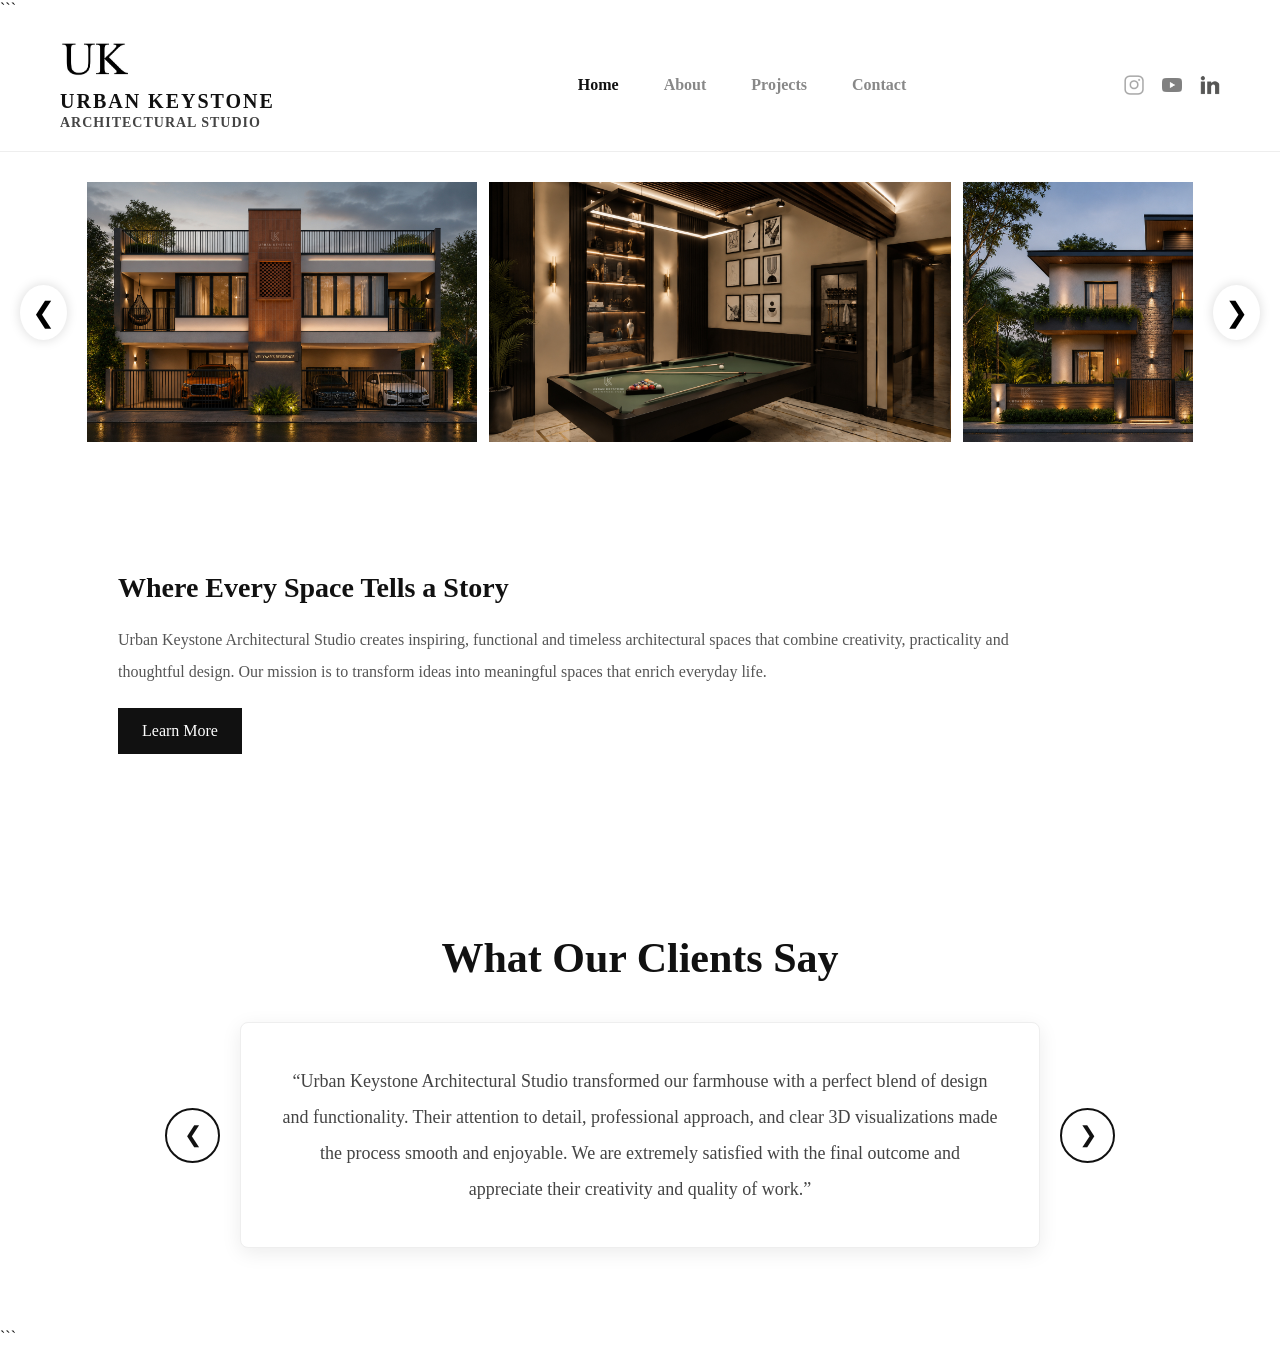
<file: index.html>
<!DOCTYPE html>

<html lang="en">

<head>
    <meta charset="UTF-8">
    <meta name="viewport" content="width=device-width, initial-scale=1.0">
    <title>Urban Keystone Architectural Studio</title>
    <meta name="description"
content="Urban Keystone Architectural Studio specializes in architectural planning, interior design, 3D visualization, residential and commercial projects.">

<meta name="keywords"
content="Urban Keystone, Urban Keystone Architectural Studio, Architecture, Interior Design, Residential Design">

<meta name="author"
content="Urban Keystone Architectural Studio">
    <link rel="preconnect" href="https://fonts.googleapis.com">
    <link rel="preconnect" href="https://fonts.gstatic.com" crossorigin>

    <link href="https://fonts.googleapis.com/css2?family=Red+Hat+Display:wght@300;400;500;600;700;800&display=swap" rel="stylesheet">
<link rel="stylesheet"
href="https://cdnjs.cloudflare.com/ajax/libs/font-awesome/6.5.2/css/all.min.css">
    <link rel="stylesheet" href="css/style.css">

    <meta name="google-site-verification" content="WxpPN6iIA-r8rMR3wCpy9W87Ojzu9d6qndfRHbnFYLM" />
</head>

<body>

```
<!-- NAVBAR -->

<nav class="navbar">

    <div class="logo-wrapper">

        <div class="logo">
            <img src="assets/images/logo.jpeg" alt="Urban Keystone">
        </div>

        <h1 class="brand-title">
            URBAN KEYSTONE
        </h1>

        <h3 class="studio-title">
            ARCHITECTURAL STUDIO
        </h3>

    </div>

    <ul class="nav-links">
        <li><a href="index.html" class="active">Home</a></li>
        <li><a href="about.html">About</a></li>
        <li><a href="projects.html">Projects</a></li>
        <li><a href="contact.html">Contact</a></li>
    </ul>

    <div class="social-links">

        <div class="social-row">

            <a href="https://www.instagram.com/uk_architectural_studio?igsh=MWUyNWdsdm1sc2g1Zg%3D%3D&utm_source=qr"
               target="_blank">
                <img src="assets/images/icons/instagram.png" alt="Instagram">
            </a>

            <a href="https://www.youtube.com/channel/UC3ftX18S6WsdTn4reTLVzFg"
               target="_blank">
                <img src="assets/images/icons/youtube.png" alt="YouTube">
            </a>

            <a href="https://www.linkedin.com/in/urban-keystone-undefined-276a0a416/"
               target="_blank">
                <img src="assets/images/icons/linkedin.png" alt="LinkedIn">
            </a>

        </div>

    </div>

</nav>
<!-- IMAGE STRIP -->

<section class="hero-carousel">

    <button class="carousel-btn prev">&#10094;</button>

    <div class="carousel-track">

      <img src="assets/images/projects/veliyaars-residence.jpg">

<img src="assets/images/projects/billiards-1.jpg">

<img src="assets/images/projects/french-villa.jpg">

<img src="assets/images/projects/kitchen-2.jpg">

<img src="assets/images/projects/english-villa.jpg">

<img src="assets/images/projects/master-bedroom.jpg">

<img src="assets/images/projects/tropical-bungalow.jpg">

<img src="assets/images/projects/master-toilet-3.jpg">

    </div>

    <button class="carousel-btn next">&#10095;</button>

</section>

<!-- ABOUT SECTION -->

<section class="home-about">

    <div class="container">

        <h2>
            Where Every Space Tells a Story
        </h2>

        <p>
            Urban Keystone Architectural Studio creates inspiring,
            functional and timeless architectural spaces that combine
            creativity, practicality and thoughtful design.

            Our mission is to transform ideas into meaningful spaces
            that enrich everyday life.
        </p>

        <a href="about.html" class="btn">
            Learn More
        </a>

    </div>

</section>
<section class="testimonials">

    <h2>What Our Clients Say</h2>

    <div class="testimonial-wrapper">

        <button class="testimonial-btn prev-testimonial">
            &#10094;
        </button>

        <div class="testimonial-container">

            <div class="testimonial-card active">

                <p>
                    “Urban Keystone Architectural Studio transformed our farmhouse with a perfect blend of design and functionality. Their attention to detail, professional approach, and clear 3D visualizations made the process smooth and enjoyable. We are extremely satisfied with the final outcome and appreciate their creativity and quality of work.”
                </p>

            </div>

            <div class="testimonial-card">

                <p>
                    “This studio delivered our private bungalow exactly as we imagined. Their creative design approach, attention to detail, and professional coordination made the entire journey seamless. From planning to execution, the team maintained excellent communication and ensured every space reflected our lifestyle and needs. We are truly happy and highly appreciate their dedication and quality of work.”
                </p>

            </div>

            <div class="testimonial-card">

                <p>
                    “The architects’ team transformed our interiors into an elegant and functional space with great attention to detail. Their planning, material selection, and professional approach made the entire process smooth and stress-free. We are extremely happy with the final outcome.”
                </p>

            </div>

        </div>

        <button class="testimonial-btn next-testimonial">
            &#10095;
        </button>

    </div>

</section>

<script>

    const track = document.querySelector(".carousel-track");

    document.querySelector(".next").addEventListener("click", () => {

        track.scrollBy({
            left: 350,
            behavior: "smooth"
        });

    });

    document.querySelector(".prev").addEventListener("click", () => {

        track.scrollBy({
            left: -350,
            behavior: "smooth"
        });

    });

</script>
    <script>

const slider = document.querySelector('.carousel-track');

let isDown = false;
let startX;
let scrollLeft;

slider.addEventListener('mousedown', (e) => {

    isDown = true;
    slider.classList.add('active');

    startX = e.pageX - slider.offsetLeft;
    scrollLeft = slider.scrollLeft;

});

slider.addEventListener('mouseleave', () => {
    isDown = false;
});

slider.addEventListener('mouseup', () => {
    isDown = false;
});

slider.addEventListener('mousemove', (e) => {

    if(!isDown) return;

    e.preventDefault();

    const x = e.pageX - slider.offsetLeft;

    const walk = (x - startX) * 2;

    slider.scrollLeft = scrollLeft - walk;

});

</script>
```<script>

const testimonials =
document.querySelectorAll(".testimonial-card");

let currentTestimonial = 0;

function showTestimonial(index){

    testimonials.forEach(card=>{
        card.classList.remove("active");
    });

    testimonials[index]
    .classList.add("active");
}

document
.querySelector(".next-testimonial")
.addEventListener("click",()=>{

    currentTestimonial++;

    if(currentTestimonial >= testimonials.length){
        currentTestimonial = 0;
    }

    showTestimonial(currentTestimonial);

});

document
.querySelector(".prev-testimonial")
.addEventListener("click",()=>{

    currentTestimonial--;

    if(currentTestimonial < 0){
        currentTestimonial =
        testimonials.length - 1;
    }

    showTestimonial(currentTestimonial);

});

</script>
</body>

</html>
</file>
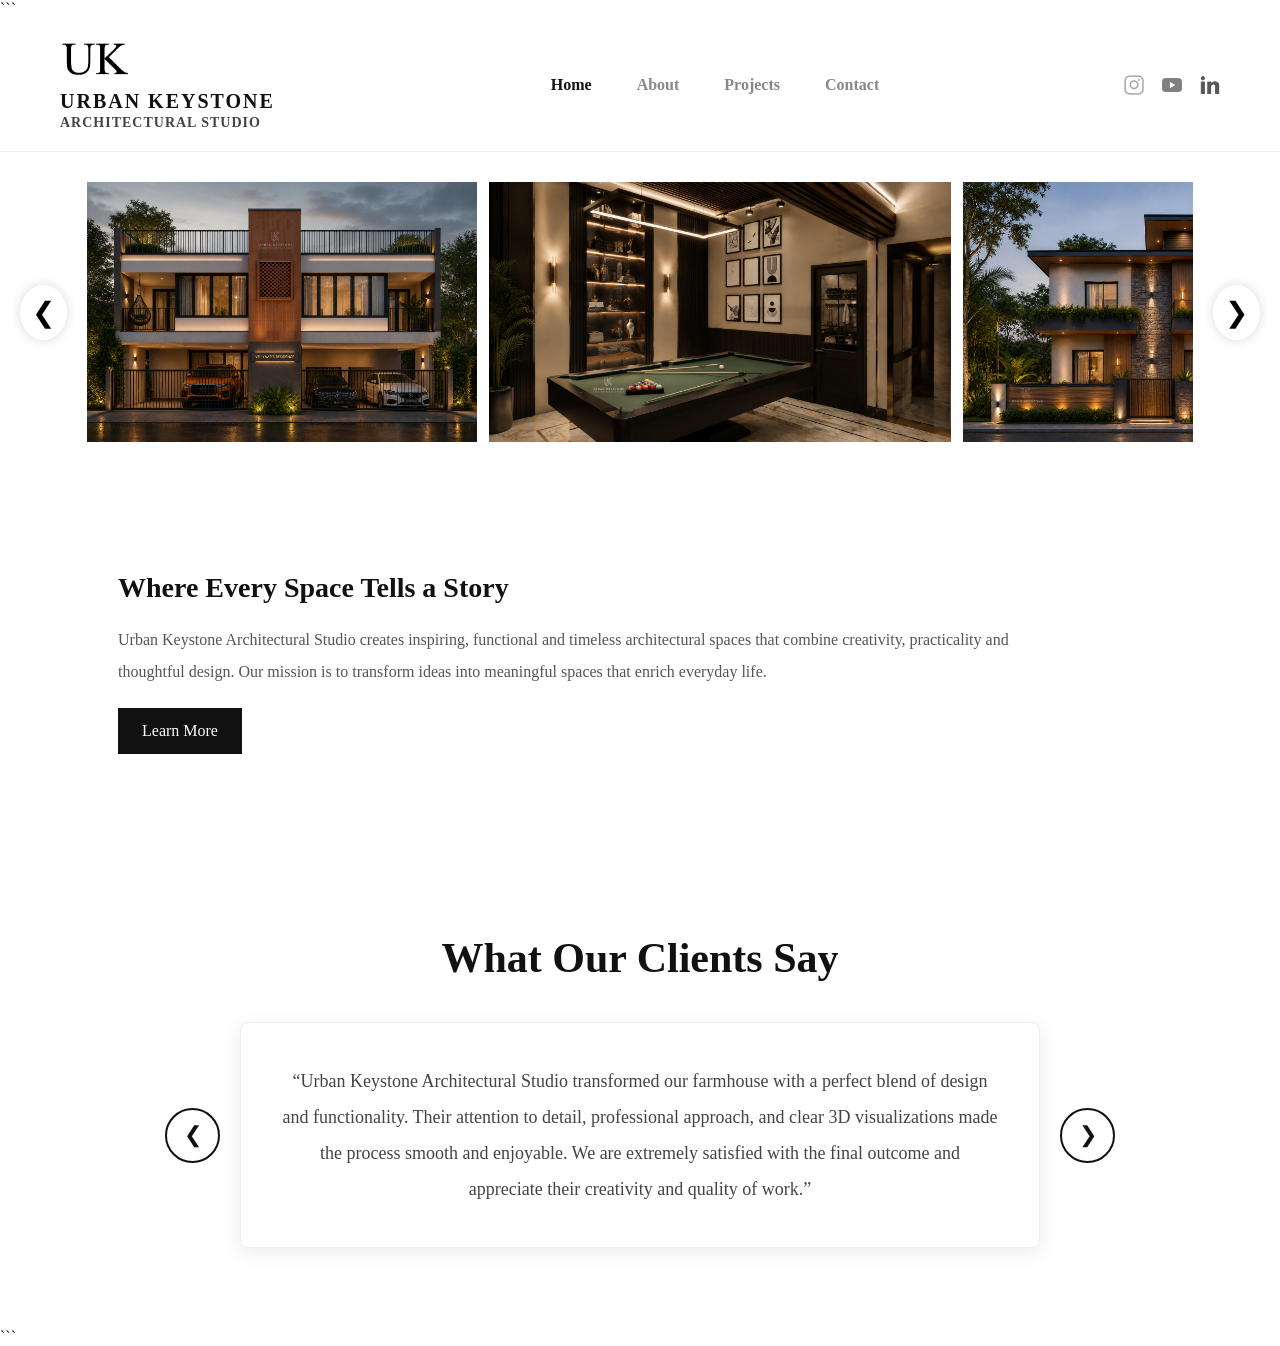
<file: urban-keystone-v2/index.html>
<!DOCTYPE html>

<html lang="en">

<head>
    <meta charset="UTF-8">
    <meta name="viewport" content="width=device-width, initial-scale=1.0">
    <title>Urban Keystone Architectural Studio</title>
    <meta name="description"
content="Urban Keystone Architectural Studio specializes in architectural planning, interior design, 3D visualization, residential and commercial projects.">

<meta name="keywords"
content="Urban Keystone, Urban Keystone Architectural Studio, Architecture, Interior Design, Residential Design">

<meta name="author"
content="Urban Keystone Architectural Studio">
    <link rel="preconnect" href="https://fonts.googleapis.com">
    <link rel="preconnect" href="https://fonts.gstatic.com" crossorigin>

    <link href="https://fonts.googleapis.com/css2?family=Red+Hat+Display:wght@300;400;500;600;700;800&display=swap" rel="stylesheet">
<link rel="stylesheet"
href="https://cdnjs.cloudflare.com/ajax/libs/font-awesome/6.5.2/css/all.min.css">
    <link rel="stylesheet" href="css/style.css">

    <meta name="google-site-verification" content="WxpPN6iIA-r8rMR3wCpy9W87Ojzu9d6qndfRHbnFYLM" />
</head>

<body>

```
<!-- NAVBAR -->

<nav class="navbar">

    <div class="logo-wrapper">

        <div class="logo">
            <img src="assets/images/logo.jpeg" alt="Urban Keystone">
        </div>

        <h1 class="brand-title">
            URBAN KEYSTONE
        </h1>

        <h3 class="studio-title">
            ARCHITECTURAL STUDIO
        </h3>

    </div>

    <ul class="nav-links">
        <li><a href="index.html" class="active">Home</a></li>
        <li><a href="about.html">About</a></li>
        <li><a href="projects.html">Projects</a></li>
        <li><a href="contact.html">Contact</a></li>
    </ul>

    <div class="social-links">

        <div class="social-row">

            <a href="https://www.instagram.com/uk_architectural_studio?igsh=MWUyNWdsdm1sc2g1Zg%3D%3D&utm_source=qr"
               target="_blank">
                <img src="assets/images/icons/instagram.png" alt="Instagram">
            </a>

            <a href="https://www.youtube.com/channel/UC3ftX18S6WsdTn4reTLVzFg"
               target="_blank">
                <img src="assets/images/icons/youtube.png" alt="YouTube">
            </a>

            <a href="https://www.linkedin.com/in/urban-keystone-undefined-276a0a416/"
               target="_blank">
                <img src="assets/images/icons/linkedin.png" alt="LinkedIn">
            </a>

        </div>

    </div>

</nav>
<!-- IMAGE STRIP -->

<section class="hero-carousel">

    <button class="carousel-btn prev">&#10094;</button>

    <div class="carousel-track">

      <img src="assets/images/projects/veliyaars-residence.jpg">

<img src="assets/images/projects/billiards-1.jpg">

<img src="assets/images/projects/french-villa.jpg">

<img src="assets/images/projects/kitchen-2.jpg">

<img src="assets/images/projects/english-villa.jpg">

<img src="assets/images/projects/master-bedroom.jpg">

<img src="assets/images/projects/tropical-bungalow.jpg">

<img src="assets/images/projects/master-toilet-3.jpg">

    </div>

    <button class="carousel-btn next">&#10095;</button>

</section>

<!-- ABOUT SECTION -->

<section class="home-about">

    <div class="container">

        <h2>
            Where Every Space Tells a Story
        </h2>

        <p>
            Urban Keystone Architectural Studio creates inspiring,
            functional and timeless architectural spaces that combine
            creativity, practicality and thoughtful design.

            Our mission is to transform ideas into meaningful spaces
            that enrich everyday life.
        </p>

        <a href="about.html" class="btn">
            Learn More
        </a>

    </div>

</section>
<section class="testimonials">

    <h2>What Our Clients Say</h2>

    <div class="testimonial-wrapper">

        <button class="testimonial-btn prev-testimonial">
            &#10094;
        </button>

        <div class="testimonial-container">

            <div class="testimonial-card active">

                <p>
                    “Urban Keystone Architectural Studio transformed our farmhouse with a perfect blend of design and functionality. Their attention to detail, professional approach, and clear 3D visualizations made the process smooth and enjoyable. We are extremely satisfied with the final outcome and appreciate their creativity and quality of work.”
                </p>

            </div>

            <div class="testimonial-card">

                <p>
                    “This studio delivered our private bungalow exactly as we imagined. Their creative design approach, attention to detail, and professional coordination made the entire journey seamless. From planning to execution, the team maintained excellent communication and ensured every space reflected our lifestyle and needs. We are truly happy and highly appreciate their dedication and quality of work.”
                </p>

            </div>

            <div class="testimonial-card">

                <p>
                    “The architects’ team transformed our interiors into an elegant and functional space with great attention to detail. Their planning, material selection, and professional approach made the entire process smooth and stress-free. We are extremely happy with the final outcome.”
                </p>

            </div>

        </div>

        <button class="testimonial-btn next-testimonial">
            &#10095;
        </button>

    </div>

</section>

<script>

    const track = document.querySelector(".carousel-track");

    document.querySelector(".next").addEventListener("click", () => {

        track.scrollBy({
            left: 350,
            behavior: "smooth"
        });

    });

    document.querySelector(".prev").addEventListener("click", () => {

        track.scrollBy({
            left: -350,
            behavior: "smooth"
        });

    });

</script>
    <script>

const slider = document.querySelector('.carousel-track');

let isDown = false;
let startX;
let scrollLeft;

slider.addEventListener('mousedown', (e) => {

    isDown = true;
    slider.classList.add('active');

    startX = e.pageX - slider.offsetLeft;
    scrollLeft = slider.scrollLeft;

});

slider.addEventListener('mouseleave', () => {
    isDown = false;
});

slider.addEventListener('mouseup', () => {
    isDown = false;
});

slider.addEventListener('mousemove', (e) => {

    if(!isDown) return;

    e.preventDefault();

    const x = e.pageX - slider.offsetLeft;

    const walk = (x - startX) * 2;

    slider.scrollLeft = scrollLeft - walk;

});

</script>
```<script>

const testimonials =
document.querySelectorAll(".testimonial-card");

let currentTestimonial = 0;

function showTestimonial(index){

    testimonials.forEach(card=>{
        card.classList.remove("active");
    });

    testimonials[index]
    .classList.add("active");
}

document
.querySelector(".next-testimonial")
.addEventListener("click",()=>{

    currentTestimonial++;

    if(currentTestimonial >= testimonials.length){
        currentTestimonial = 0;
    }

    showTestimonial(currentTestimonial);

});

document
.querySelector(".prev-testimonial")
.addEventListener("click",()=>{

    currentTestimonial--;

    if(currentTestimonial < 0){
        currentTestimonial =
        testimonials.length - 1;
    }

    showTestimonial(currentTestimonial);

});

</script>
</body>

</html>
</file>
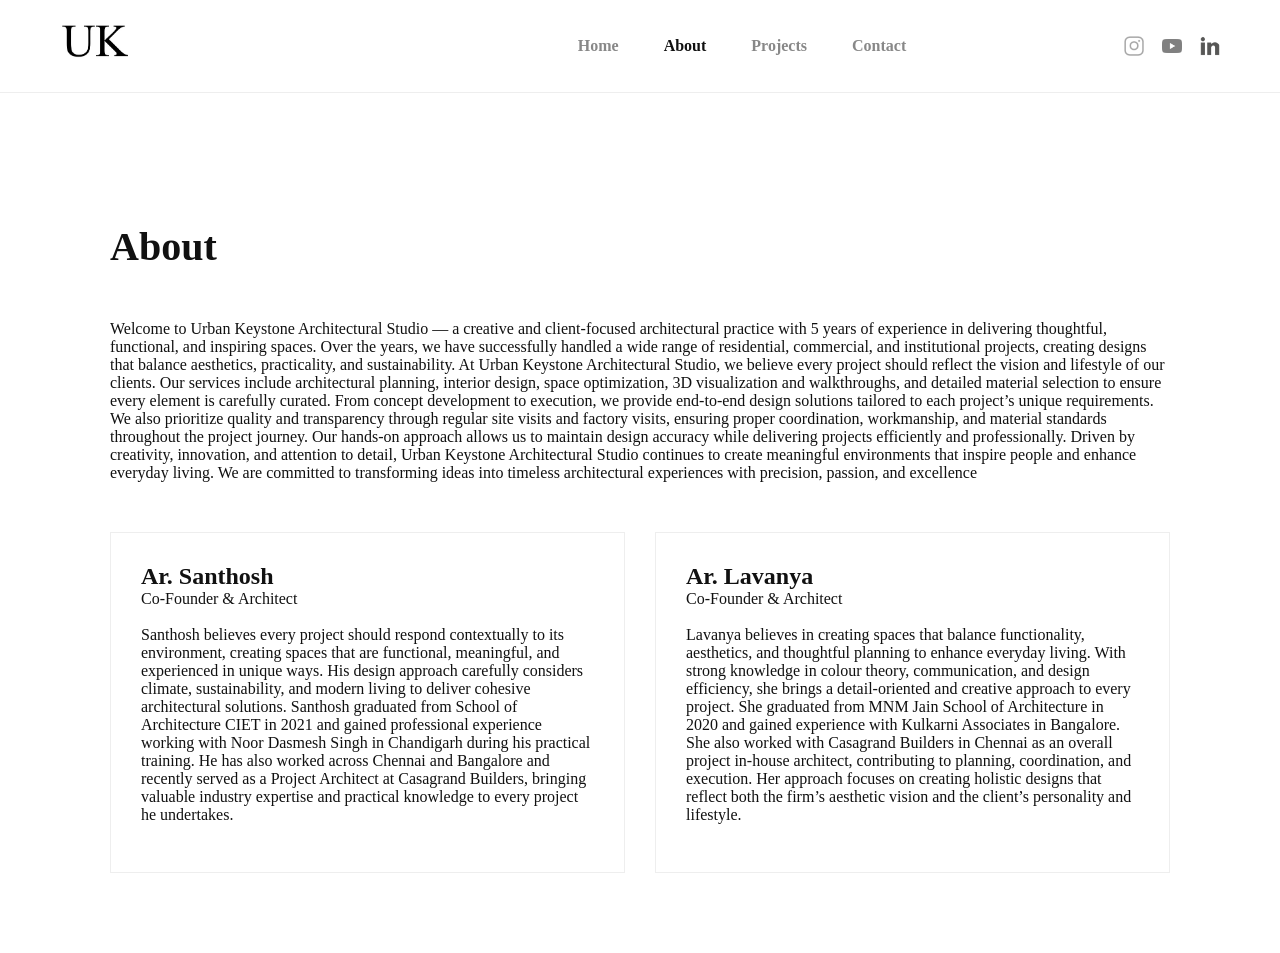
<file: about.html>
<!DOCTYPE html>
<html lang="en">

<head>

<meta charset="UTF-8">
<meta name="viewport" content="width=device-width, initial-scale=1.0">

<title>Urban Keystone Architectural Studio</title>


<link rel="stylesheet" href="css/style.css">

</head>

<body>

<nav class="navbar">

<div class="logo">
<img src="assets/images/logo.jpeg" alt="Urban Keystone">
</div>

<ul class="nav-links">
<li><a href="index.html">Home</a></li>
<li><a href="about.html" class="active">About</a></li>
<li><a href="projects.html">Projects</a></li>
<li><a href="contact.html">Contact</a></li>
</div>
</ul>
 <div class="social-links">

    <div class="social-row">

        <a href="https://www.instagram.com/uk_architectural_studio?igsh=MWUyNWdsdm1sc2g1Zg%3D%3D&utm_source=qr"
           target="_blank">
            <img src="assets/images/icons/instagram.png" alt="Instagram">
        </a>

        <a href="https://www.youtube.com/channel/UC3ftX18S6WsdTn4reTLVzFg"
           target="_blank">
            <img src="assets/images/icons/youtube.png" alt="YouTube">
        </a>

        <a href="https://www.linkedin.com/in/urban-keystone-undefined-276a0a416/"
           target="_blank">
            <img src="assets/images/icons/linkedin.png" alt="LinkedIn">
        </a>

</nav>

<section class="about-section">

<h1 class="page-title">
About
</h1>

<p>
Welcome to Urban Keystone Architectural Studio — a creative and client-focused architectural practice with 5 years of experience in delivering thoughtful, functional, and inspiring spaces. 
Over the years, we have successfully handled a wide range of residential, commercial, and institutional projects, creating designs that balance aesthetics, practicality, and sustainability.

At Urban Keystone Architectural Studio, we believe every project should reflect the vision and lifestyle of our clients. Our services include architectural planning, interior design, space optimization, 3D visualization and walkthroughs, and detailed material selection to ensure every element is carefully curated. From concept development to execution, we provide end-to-end design solutions tailored to each project’s unique requirements.

We also prioritize quality and transparency through regular site visits and factory visits, ensuring proper coordination, workmanship, and material standards throughout the project journey. 
Our hands-on approach allows us to maintain design accuracy while delivering projects efficiently and professionally.

Driven by creativity, innovation, and attention to detail, Urban Keystone Architectural Studio continues to create meaningful environments that inspire people and enhance everyday living. 
We are committed to transforming ideas into timeless architectural experiences with precision, passion, and excellence
</p>
<div class="team-grid">

<div class="team-card">

<h2>Ar. Santhosh</h2>

<p>
Co-Founder & Architect
</p><br>
<p>Santhosh believes every project should respond contextually to its environment, creating spaces that are functional, meaningful, and experienced in unique ways. His design approach carefully considers climate, sustainability, and modern living to deliver cohesive architectural solutions. Santhosh graduated from School of Architecture CIET in 2021 and gained professional experience working with Noor Dasmesh Singh in Chandigarh during his practical training. He has also worked across Chennai and Bangalore and recently served as a Project Architect at Casagrand Builders, bringing valuable industry expertise and practical knowledge to every project he undertakes.</p>
<br>
</div>

<div class="team-card">

<h2>Ar. Lavanya</h2>

<p>
Co-Founder & Architect
</p><br>
<p>Lavanya believes in creating spaces that balance functionality, aesthetics, and thoughtful planning to enhance everyday living. With strong knowledge in colour theory, communication, and design efficiency, she brings a detail-oriented and creative approach to every project. She graduated from MNM Jain School of Architecture in 2020 and gained experience with Kulkarni Associates in Bangalore. She also worked with Casagrand Builders in Chennai as an overall project in-house architect, contributing to planning, coordination, and execution. Her approach focuses on creating holistic designs that reflect both the firm’s aesthetic vision and the client’s personality and lifestyle.</p>
<br>
</div>

</div>

</section>
</body>

</html>
</file>
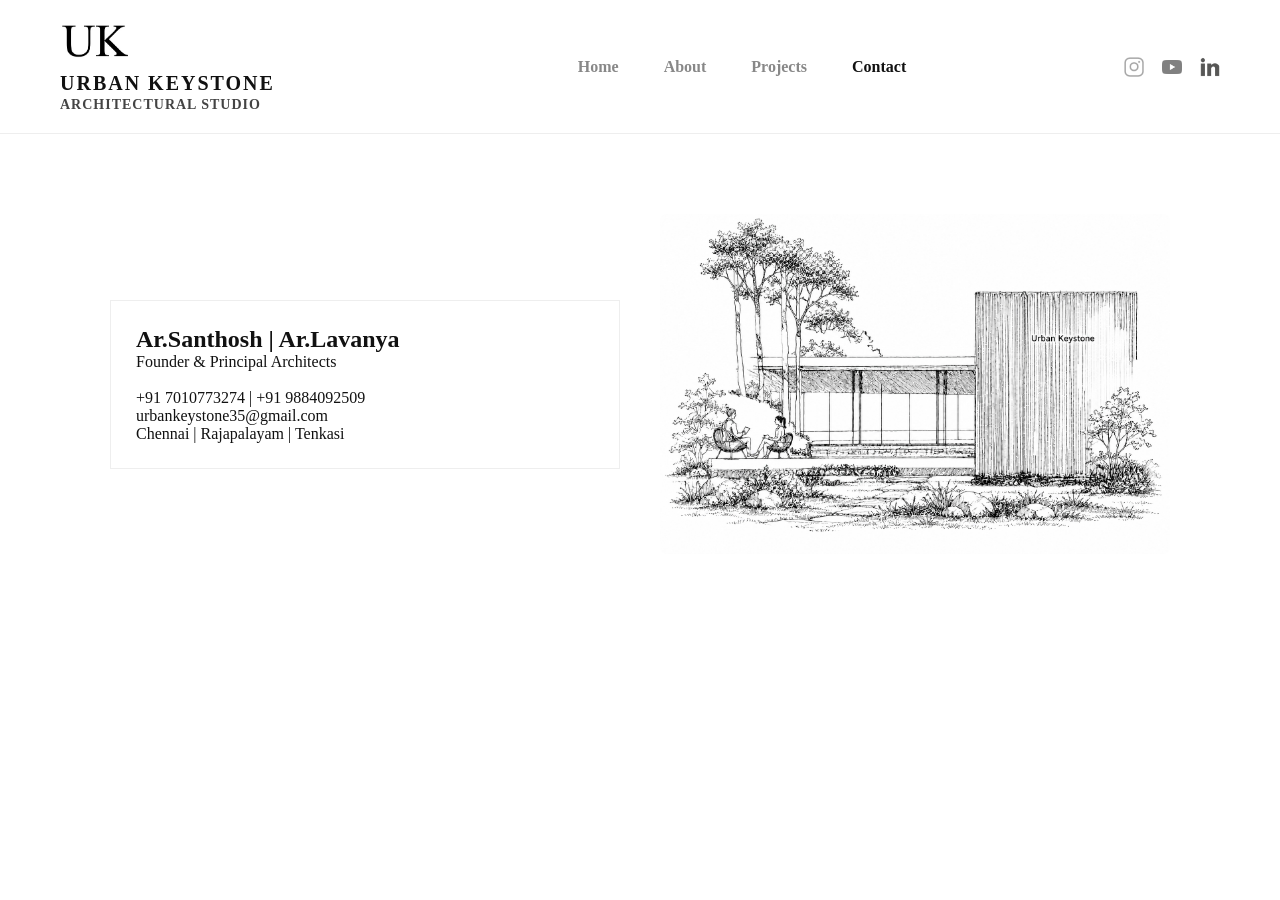
<file: contact.html>
<!DOCTYPE html>
<html lang="en">

<head>

<meta charset="UTF-8">
<meta name="viewport" content="width=device-width, initial-scale=1.0">

<title>Urban Keystone Architectural Studio</title>

<link rel="stylesheet" href="css/style.css">

</head>

<body>

<nav class="navbar">

  <div class="logo-wrapper">

    <div class="logo">
        <img src="assets/images/logo.jpeg" alt="Urban Keystone">
    </div>

    <h1 class="brand-title">
        URBAN KEYSTONE
    </h1>

    <h3 class="studio-title">
        ARCHITECTURAL STUDIO
    </h3>

</div>

    <ul class="nav-links">
       <li><a href="index.html" >Home</a></li>
        <li><a href="about.html">About</a></li>
        <li><a href="projects.html">Projects</a></li>
        <li><a href="contact.html"class="active">Contact</a></li>

</div>
    </ul>
 <div class="social-links">

    <div class="social-row">

        <a href="https://www.instagram.com/uk_architectural_studio?igsh=MWUyNWdsdm1sc2g1Zg%3D%3D&utm_source=qr"
           target="_blank">
            <img src="assets/images/icons/instagram.png" alt="Instagram">
        </a>

        <a href="https://www.youtube.com/channel/UC3ftX18S6WsdTn4reTLVzFg"
           target="_blank">
            <img src="assets/images/icons/youtube.png" alt="YouTube">
        </a>

        <a href="https://www.linkedin.com/in/urban-keystone-undefined-276a0a416/"
           target="_blank">
            <img src="assets/images/icons/linkedin.png" alt="LinkedIn">
        </a>
</nav>
<section class="contact-section">


    <div class="contact-grid">

        <div class="contact-card">

            <h2>Ar.Santhosh  |  Ar.Lavanya</h2>

            <p>
                Founder & Principal Architects
            </p>

            <br>

            <p>+91 7010773274 | +91 9884092509</p>

            <p> urbankeystone35@gmail.com</p>

            <p>Chennai | Rajapalayam | Tenkasi</p>

        </div>

        <div class="contact-image">

            <img src="assets/images/contact-sketch.jpg"
                 alt="Urban Keystone Sketch">

        </div>

    </div>

</section>
</body>

</html>
</file>
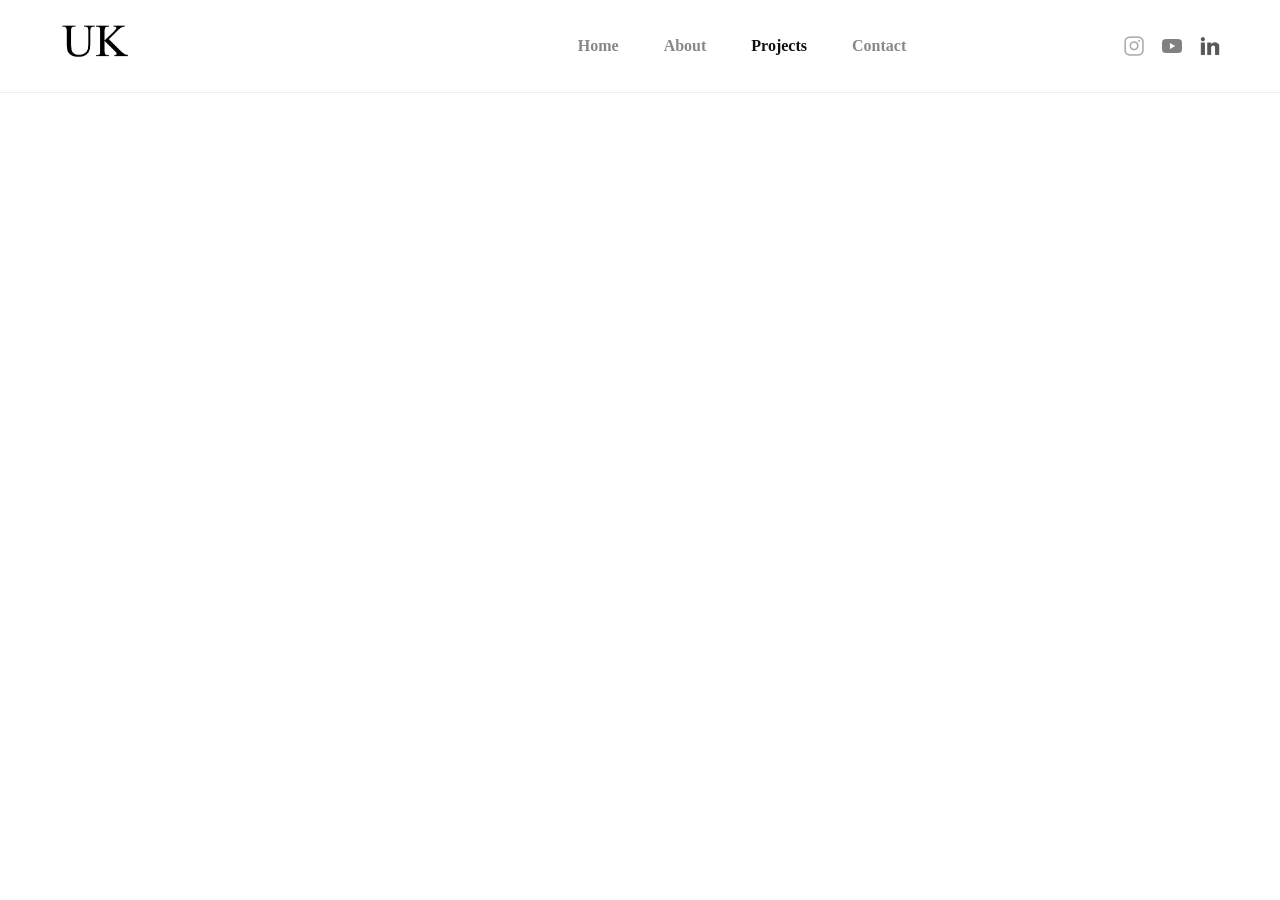
<file: project.html>
<!DOCTYPE html>
<html lang="en">

<head>
    <meta charset="UTF-8">
    <meta name="viewport" content="width=device-width, initial-scale=1.0">
<title>Urban Keystone Architectural Studio</title>

    <link rel="stylesheet" href="css/style.css">
</head>

<body>

<nav class="navbar">

    <div class="logo">
        <img src="assets/images/logo.jpeg" alt="Urban Keystone">
    </div>

    <ul class="nav-links">
       <li><a href="index.html">Home</a></li>
<li><a href="about.html">About</a></li>
<li><a href="projects.html" class="active">Projects</a></li>
<li><a href="contact.html">Contact</a></li>

    </ul>
 <div class="social-links">

    <div class="social-row">

        <a href="https://www.instagram.com/uk_architectural_studio?igsh=MWUyNWdsdm1sc2g1Zg%3D%3D&utm_source=qr"
           target="_blank">
            <img src="assets/images/icons/instagram.png" alt="Instagram">
        </a>

        <a href="https://www.youtube.com/channel/UC3ftX18S6WsdTn4reTLVzFg"
           target="_blank">
            <img src="assets/images/icons/youtube.png" alt="YouTube">
        </a>

        <a href="https://www.linkedin.com/in/urban-keystone-undefined-276a0a416/"
           target="_blank">
            <img src="assets/images/icons/linkedin.png" alt="LinkedIn">
        </a>
</nav>

<section id="projectContainer">

</section>

<script src="js/projects-data.js"></script>
<script src="js/project-details.js"></script>


</body>
</html>
</file>
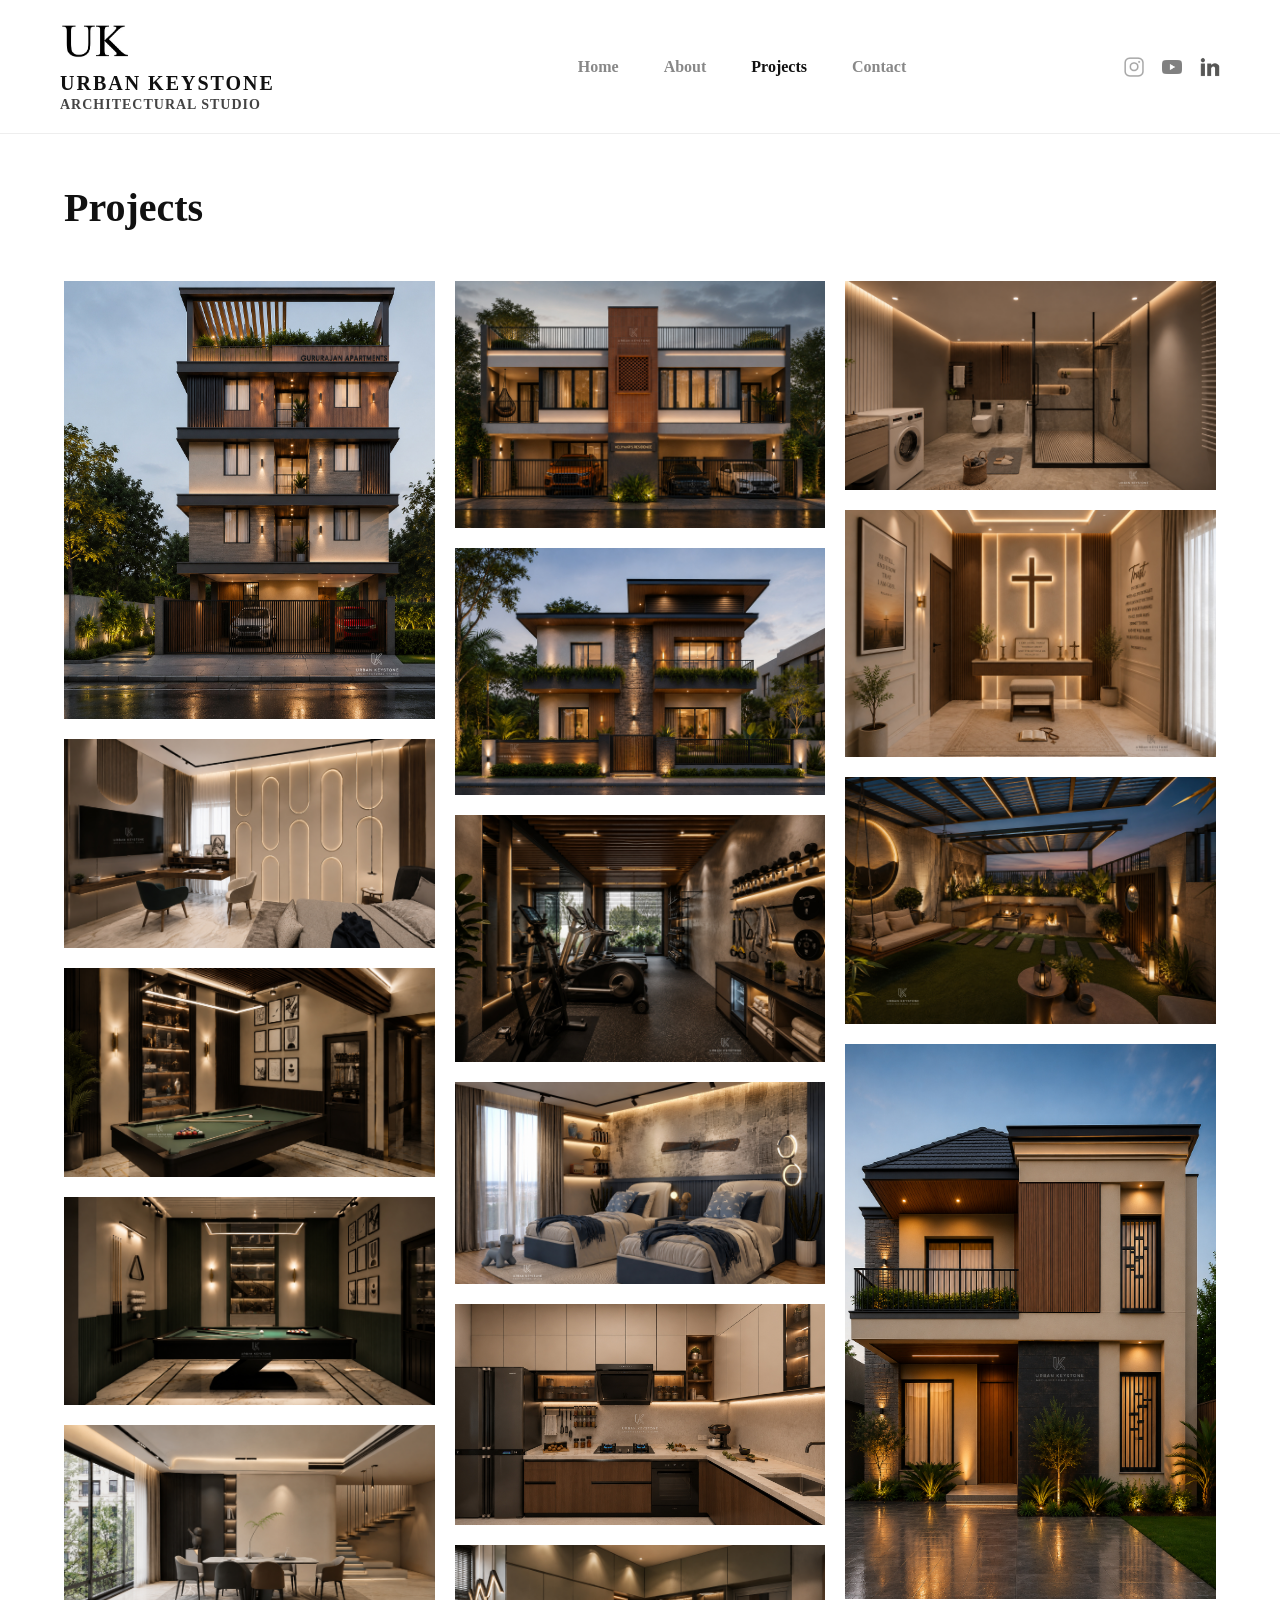
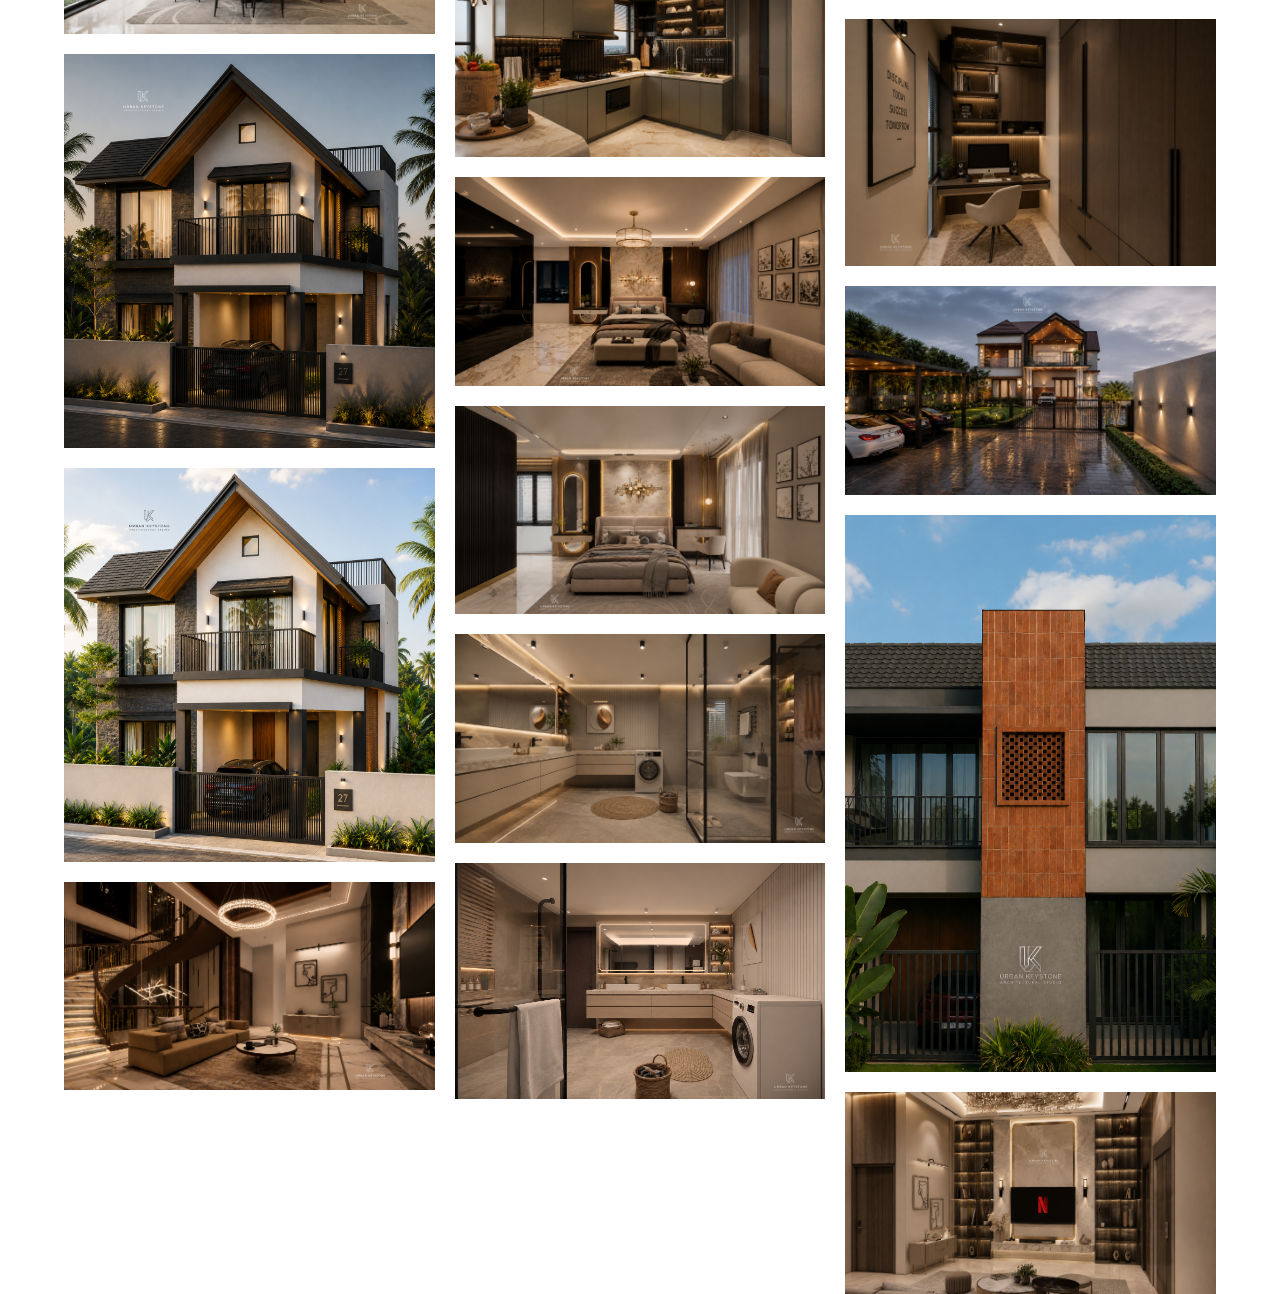
<file: projects.html>
<!DOCTYPE html>
<html lang="en">

<head>

<meta charset="UTF-8">
<meta name="viewport" content="width=device-width, initial-scale=1.0">

<title>Urban Keystone Architectural Studio</title>

<link rel="stylesheet" href="css/style.css">

</head>

<body>

<nav class="navbar">

    <div class="logo-wrapper">

        <div class="logo">
            <img src="assets/images/logo.jpeg" alt="Urban Keystone">
        </div>

        <h1 class="brand-title">
            URBAN KEYSTONE
        </h1>

        <h3 class="studio-title">
            ARCHITECTURAL STUDIO
        </h3>

    </div>

    <ul class="nav-links">
        <li><a href="index.html">Home</a></li>
        <li><a href="about.html">About</a></li>
        <li><a href="projects.html" class="active">Projects</a></li>
        <li><a href="contact.html">Contact</a></li>
    </ul>

    <div class="social-links">

        <div class="social-row">

            <a href="https://www.instagram.com/uk_architectural_studio?igsh=MWUyNWdsdm1sc2g1Zg%3D%3D&utm_source=qr" target="_blank">
                <img src="assets/images/icons/instagram.png" alt="Instagram">
            </a>

            <a href="https://www.youtube.com/channel/UC3ftX18S6WsdTn4reTLVzFg" target="_blank">
                <img src="assets/images/icons/youtube.png" alt="YouTube">
            </a>

            <a href="https://www.linkedin.com/in/urban-keystone-undefined-276a0a416/" target="_blank">
                <img src="assets/images/icons/linkedin.png" alt="LinkedIn">
            </a>

        </div>

    </div>

</nav>
<div class="container">

<h1 class="page-title">
Projects
</h1>

<div id="allProjects" class="masonry-grid"></div>
</div>
<script src="js/projects-data.js"></script>
<script src="js/projects-page.js"></script>
</body>

</html>
</file>
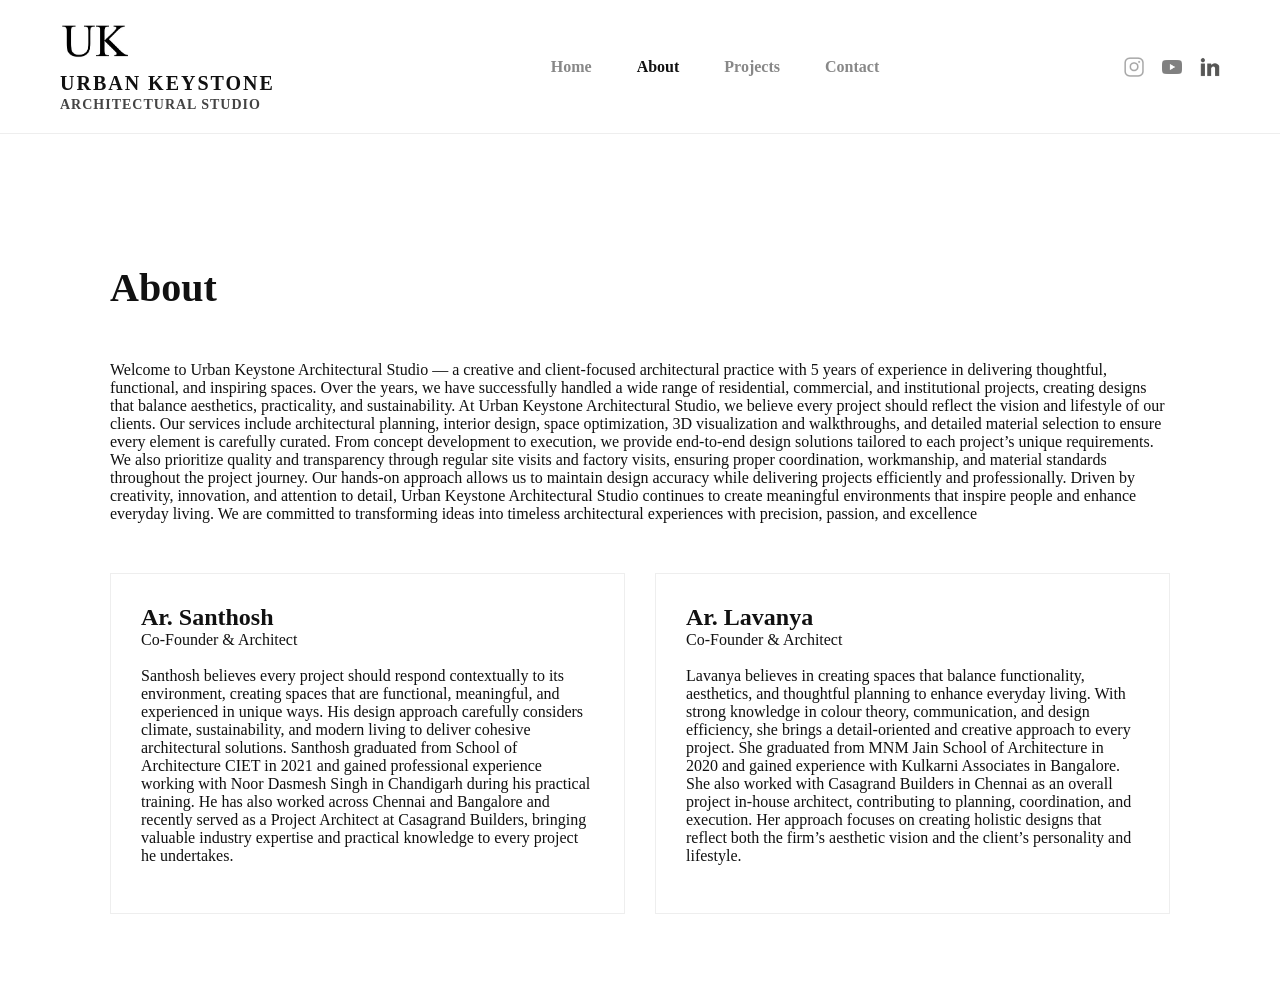
<file: urban-keystone-v2/about.html>
<!DOCTYPE html>
<html lang="en">

<head>

<meta charset="UTF-8">
<meta name="viewport" content="width=device-width, initial-scale=1.0">

<title>Urban Keystone Architectural Studio</title>


<link rel="stylesheet" href="css/style.css">

</head>

<body>

<nav class="navbar">

  <div class="logo-wrapper">

    <div class="logo">
        <img src="assets/images/logo.jpeg" alt="Urban Keystone">
    </div>

    <h1 class="brand-title">
        URBAN KEYSTONE
    </h1>

    <h3 class="studio-title">
        ARCHITECTURAL STUDIO
    </h3>

</div>

    <ul class="nav-links">
       <li><a href="index.html" >Home</a></li>
        <li><a href="about.html" class="active">About</a></li>
        <li><a href="projects.html">Projects</a></li>
        <li><a href="contact.html">Contact</a></li>

</div>
    </ul>
 <div class="social-links">

    <div class="social-row">

        <a href="https://www.instagram.com/uk_architectural_studio?igsh=MWUyNWdsdm1sc2g1Zg%3D%3D&utm_source=qr"
           target="_blank">
            <img src="assets/images/icons/instagram.png" alt="Instagram">
        </a>

        <a href="https://www.youtube.com/channel/UC3ftX18S6WsdTn4reTLVzFg"
           target="_blank">
            <img src="assets/images/icons/youtube.png" alt="YouTube">
        </a>

        <a href="https://www.linkedin.com/in/urban-keystone-undefined-276a0a416/"
           target="_blank">
            <img src="assets/images/icons/linkedin.png" alt="LinkedIn">
        </a>
</nav>

<section class="about-section">

<h1 class="page-title">
About
</h1>

<p>
Welcome to Urban Keystone Architectural Studio — a creative and client-focused architectural practice with 5 years of experience in delivering thoughtful, functional, and inspiring spaces. 
Over the years, we have successfully handled a wide range of residential, commercial, and institutional projects, creating designs that balance aesthetics, practicality, and sustainability.

At Urban Keystone Architectural Studio, we believe every project should reflect the vision and lifestyle of our clients. Our services include architectural planning, interior design, space optimization, 3D visualization and walkthroughs, and detailed material selection to ensure every element is carefully curated. From concept development to execution, we provide end-to-end design solutions tailored to each project’s unique requirements.

We also prioritize quality and transparency through regular site visits and factory visits, ensuring proper coordination, workmanship, and material standards throughout the project journey. 
Our hands-on approach allows us to maintain design accuracy while delivering projects efficiently and professionally.

Driven by creativity, innovation, and attention to detail, Urban Keystone Architectural Studio continues to create meaningful environments that inspire people and enhance everyday living. 
We are committed to transforming ideas into timeless architectural experiences with precision, passion, and excellence
</p>
<div class="team-grid">

<div class="team-card">

<h2>Ar. Santhosh</h2>

<p>
Co-Founder & Architect
</p><br>
<p>Santhosh believes every project should respond contextually to its environment, creating spaces that are functional, meaningful, and experienced in unique ways. His design approach carefully considers climate, sustainability, and modern living to deliver cohesive architectural solutions. Santhosh graduated from School of Architecture CIET in 2021 and gained professional experience working with Noor Dasmesh Singh in Chandigarh during his practical training. He has also worked across Chennai and Bangalore and recently served as a Project Architect at Casagrand Builders, bringing valuable industry expertise and practical knowledge to every project he undertakes.</p>
<br>
</div>

<div class="team-card">

<h2>Ar. Lavanya</h2>

<p>
Co-Founder & Architect
</p><br>
<p>Lavanya believes in creating spaces that balance functionality, aesthetics, and thoughtful planning to enhance everyday living. With strong knowledge in colour theory, communication, and design efficiency, she brings a detail-oriented and creative approach to every project. She graduated from MNM Jain School of Architecture in 2020 and gained experience with Kulkarni Associates in Bangalore. She also worked with Casagrand Builders in Chennai as an overall project in-house architect, contributing to planning, coordination, and execution. Her approach focuses on creating holistic designs that reflect both the firm’s aesthetic vision and the client’s personality and lifestyle.</p>
<br>
</div>

</div>

</section>
</body>

</html>
</file>
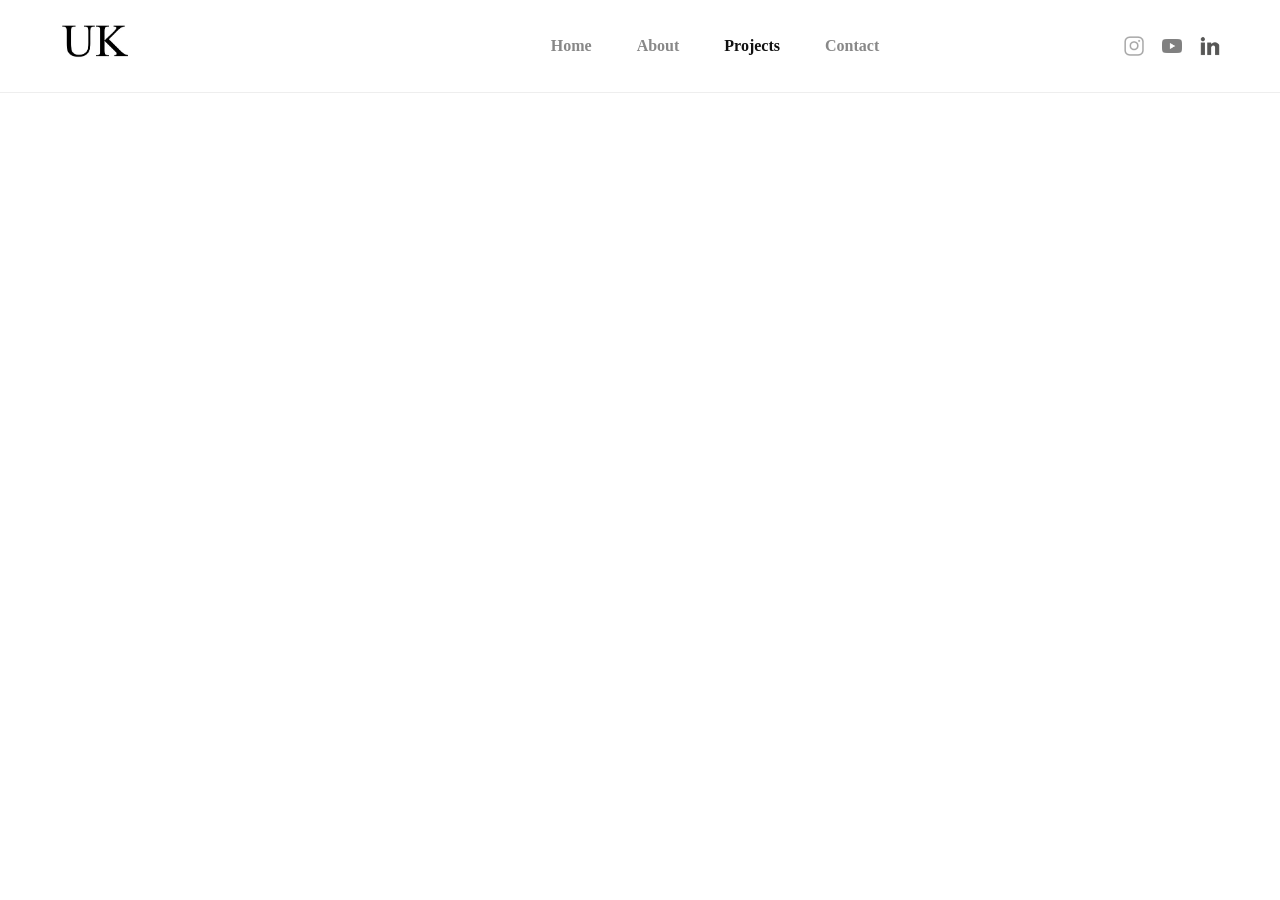
<file: urban-keystone-v2/project.html>
<!DOCTYPE html>
<html lang="en">

<head>
    <meta charset="UTF-8">
    <meta name="viewport" content="width=device-width, initial-scale=1.0">
<title>Urban Keystone Architectural Studio</title>

    <link rel="stylesheet" href="css/style.css">
</head>

<body>

<nav class="navbar">

    <div class="logo">
        <img src="assets/images/logo.jpeg" alt="Urban Keystone">
    </div>

    <ul class="nav-links">
       <li><a href="index.html">Home</a></li>
<li><a href="about.html">About</a></li>
<li><a href="projects.html" class="active">Projects</a></li>
<li><a href="contact.html">Contact</a></li>

    </ul>
 <div class="social-links">

    <div class="social-row">

        <a href="https://www.instagram.com/uk_architectural_studio?igsh=MWUyNWdsdm1sc2g1Zg%3D%3D&utm_source=qr"
           target="_blank">
            <img src="assets/images/icons/instagram.png" alt="Instagram">
        </a>

        <a href="https://www.youtube.com/channel/UC3ftX18S6WsdTn4reTLVzFg"
           target="_blank">
            <img src="assets/images/icons/youtube.png" alt="YouTube">
        </a>

        <a href="https://www.linkedin.com/in/urban-keystone-undefined-276a0a416/"
           target="_blank">
            <img src="assets/images/icons/linkedin.png" alt="LinkedIn">
        </a>
</nav>

<section id="projectContainer">

</section>

<script src="js/projects-data.js"></script>
<script src="js/project-details.js"></script>


</body>
</html>
</file>
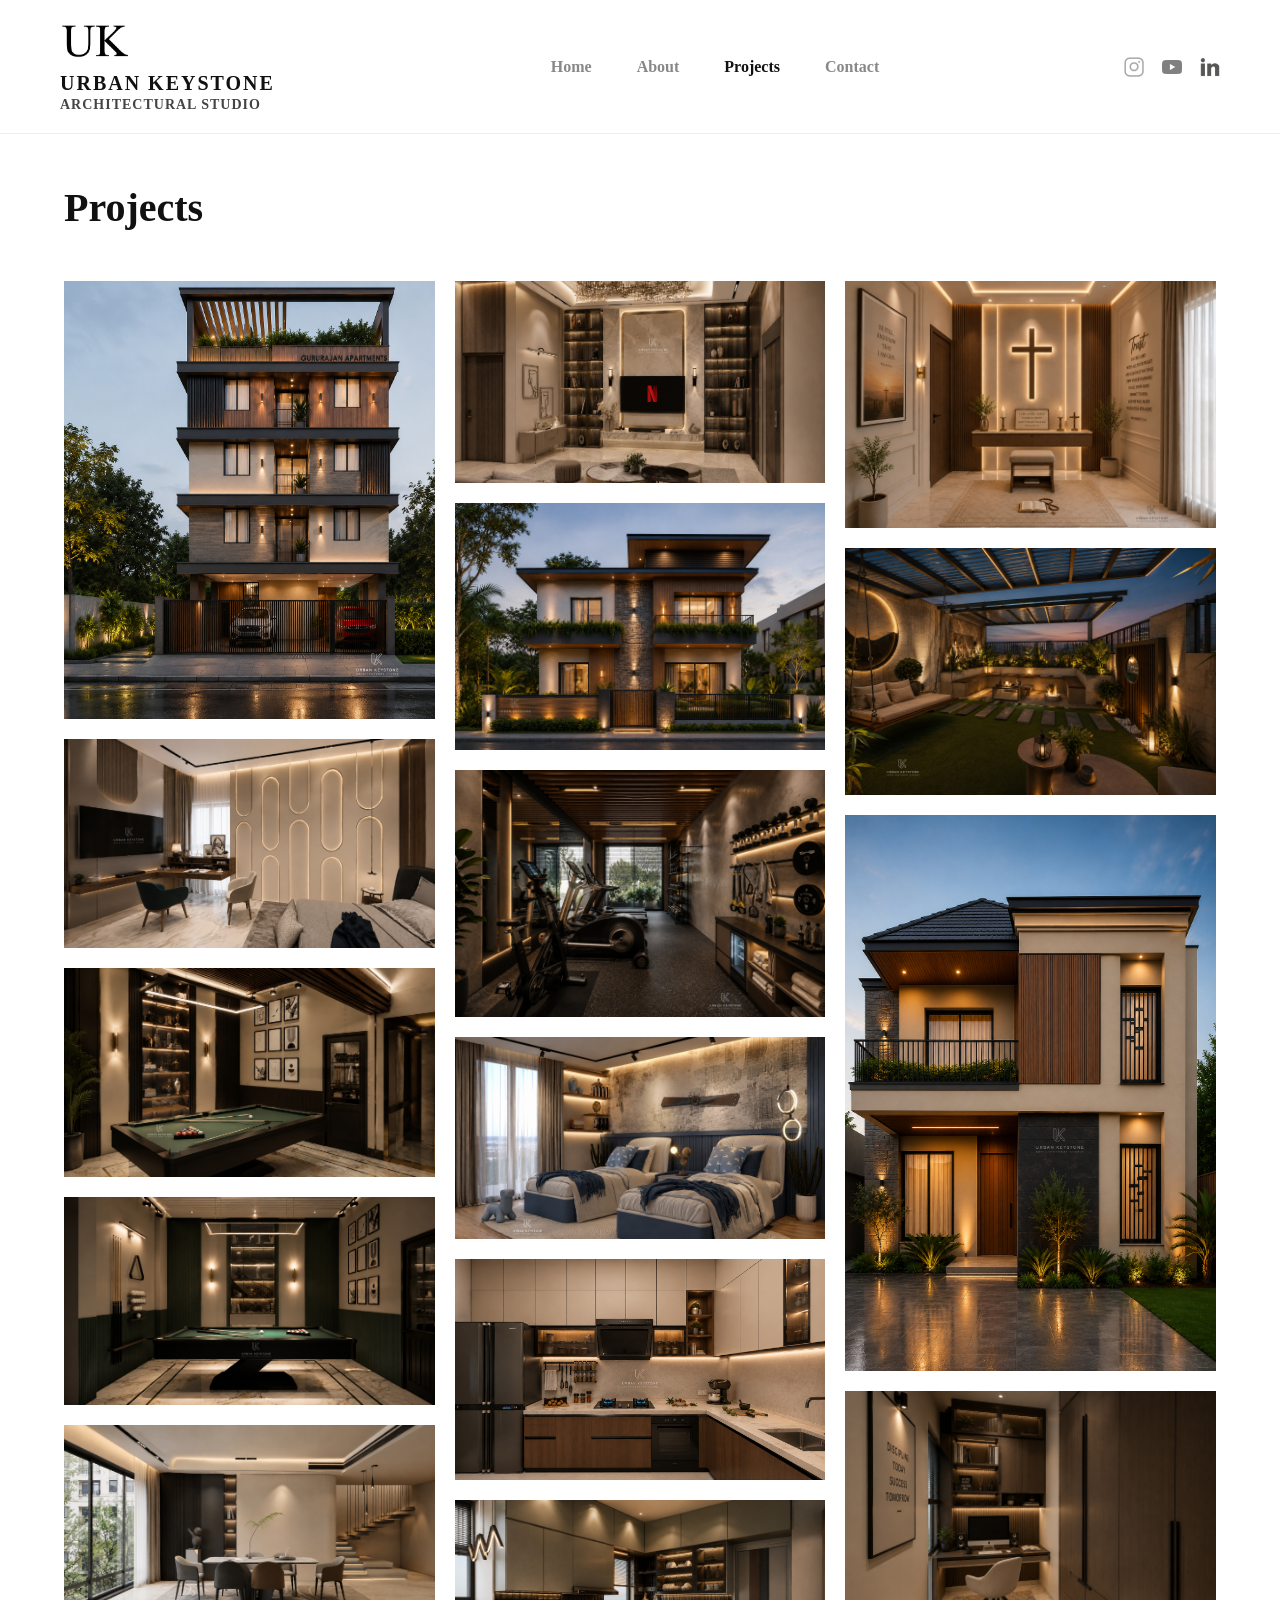
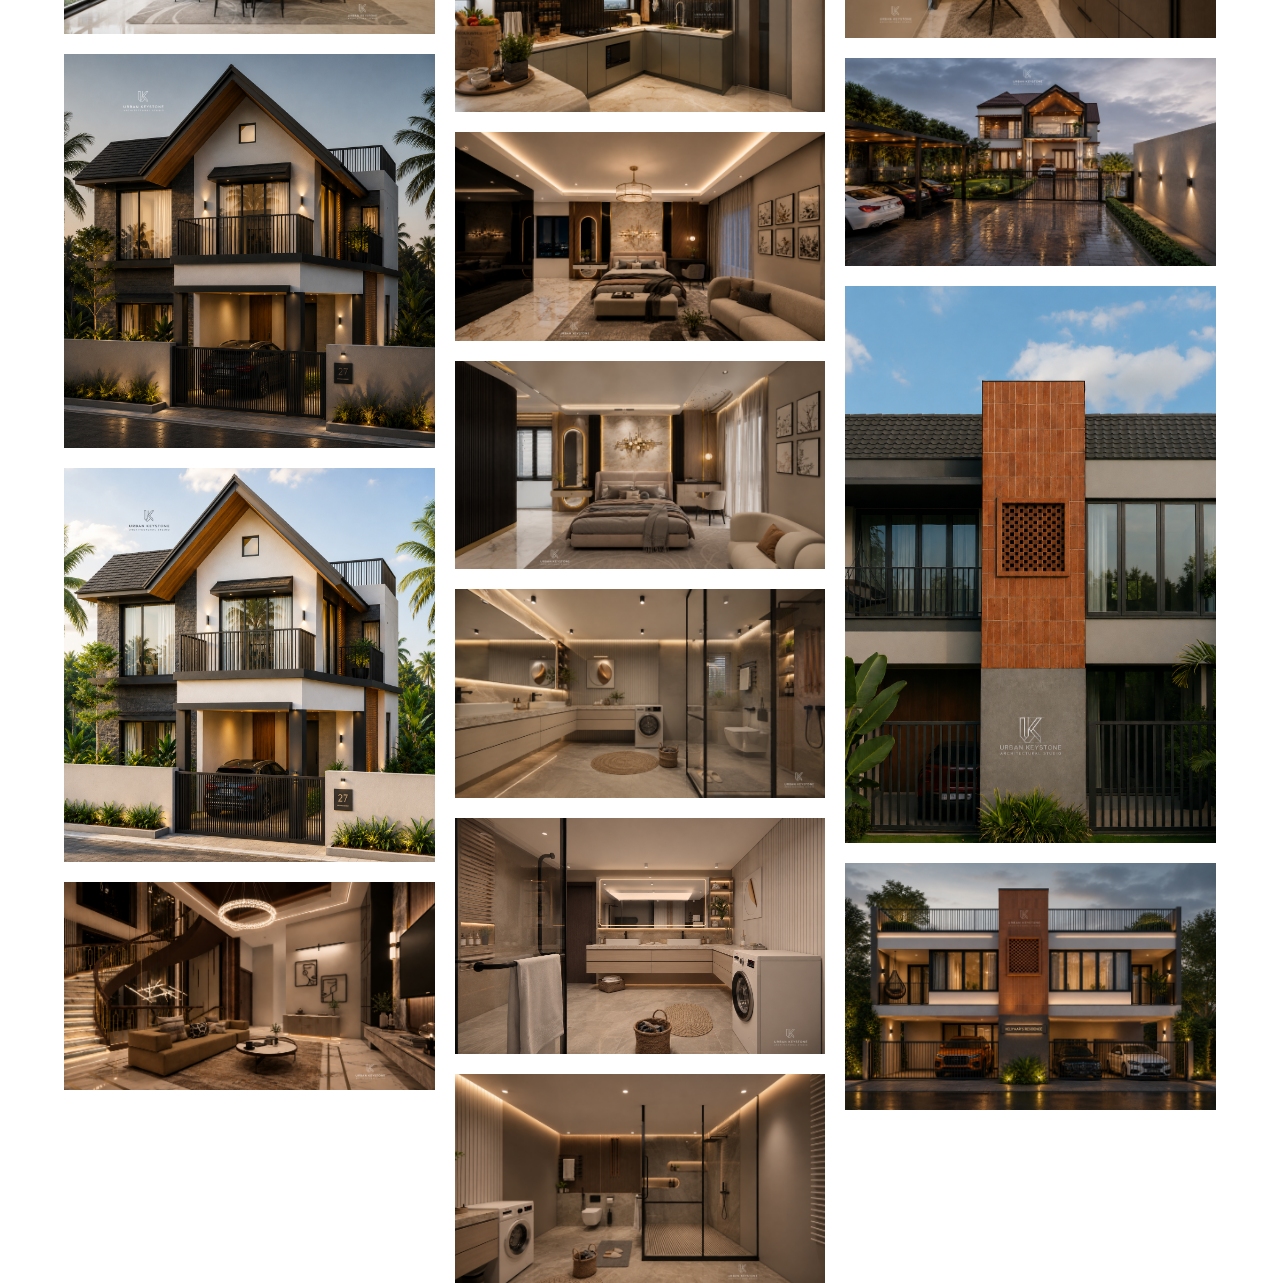
<file: urban-keystone-v2/projects.html>
<!DOCTYPE html>
<html lang="en">

<head>

<meta charset="UTF-8">
<meta name="viewport" content="width=device-width, initial-scale=1.0">

<title>Urban Keystone Architectural Studio</title>

<link rel="stylesheet" href="css/style.css">

</head>

<body>

<nav class="navbar">

    <div class="logo-wrapper">

        <div class="logo">
            <img src="assets/images/logo.jpeg" alt="Urban Keystone">
        </div>

        <h1 class="brand-title">
            URBAN KEYSTONE
        </h1>

        <h3 class="studio-title">
            ARCHITECTURAL STUDIO
        </h3>

    </div>

    <ul class="nav-links">
        <li><a href="index.html">Home</a></li>
        <li><a href="about.html">About</a></li>
        <li><a href="projects.html" class="active">Projects</a></li>
        <li><a href="contact.html">Contact</a></li>
    </ul>

    <div class="social-links">

        <div class="social-row">

            <a href="https://www.instagram.com/uk_architectural_studio?igsh=MWUyNWdsdm1sc2g1Zg%3D%3D&utm_source=qr" target="_blank">
                <img src="assets/images/icons/instagram.png" alt="Instagram">
            </a>

            <a href="https://www.youtube.com/channel/UC3ftX18S6WsdTn4reTLVzFg" target="_blank">
                <img src="assets/images/icons/youtube.png" alt="YouTube">
            </a>

            <a href="https://www.linkedin.com/in/urban-keystone-undefined-276a0a416/" target="_blank">
                <img src="assets/images/icons/linkedin.png" alt="LinkedIn">
            </a>

        </div>

    </div>

</nav>
<div class="container">

<h1 class="page-title">
Projects
</h1>

<div id="allProjects" class="masonry-grid"></div>
</div>
<script src="js/projects-data.js"></script>
<script src="js/projects-page.js"></script>
</body>

</html>
</file>
<file: css/style.css>
*{
    font-family:'Times New Roman',sans-serif !important;
}
*{
    margin:0;
    padding:0;
    box-sizing:border-box;
    font-family: "Times New Roman", serif !important;
}
html{
    scroll-behavior:smooth;
}

html,
body{
    overflow-x:hidden;
}

body{
    background:#fff;
    color:#111;
}

/* NAVBAR */

.navbar{
    display:grid;
    grid-template-columns:300px 1fr auto;

    align-items:center;

    padding:20px 60px;

    background:#fff;

    border-bottom:1px solid #eee;
}

.logo-wrapper{
    display:flex;
    flex-direction:column;
    align-items:flex-start;
}
.logo img{
    height:40px;
    width:auto;
    margin-bottom:8px;
}

.brand-title{
    font-size:20px;
    font-weight:800;
    letter-spacing:2px;
    margin:0;
}

.studio-title{
    font-size:14px;
    font-weight:700;
    letter-spacing:1px;
    color:#444;
    margin-top:2px;
}
.nav-links{
    display:flex;
    justify-content:center;

    list-style:none;

    gap:45px;

    margin-top:0;
}

.nav-links a{
    text-decoration:none;
    color:#888;
    font-weight:600;
    transition:0.3s ease;
}

.nav-links a:hover{
    color:#111;
}
.nav-links a.active{
    color:#111;
    font-weight:700;
}
/* HERO SLIDER */

.slide-content h1{
    font-size:42px;
    font-weight:500;
}

.slide-content p{
    font-size:16px;
}

/* ABOUT PREVIEW */

.home-about{
    padding:100px 60px;
}

.home-about h2{
    font-size:28px;
    font-weight:600;
    margin-bottom:20px;
}

.home-about p{
    max-width:900px;
    line-height:2;
    color:#555;
}

/* BUTTON */

.btn{
    display:inline-block;
    padding:14px 24px;
    background:#111;
    color:white;
    text-decoration:none;
    margin-top:20px;
}

/* PROJECTS */

.container{
    width:90%;
    max-width:1400px;
    margin:auto;
}

.page-title{
    font-size:40px;
    margin:50px 0;
}

.masonry-grid{
    column-count:3;
    column-gap:20px;
}

.project-item{
    display:block;
    margin-bottom:20px;
    break-inside:avoid;
    position:relative;
}
.project-item,
.project-item:visited,
.project-item:hover,
.project-item:active{
    color:#111 !important;
    text-decoration:none !important;
}

.project-item img{
    width:100%;
    display:block;
}

.project-overlay{
    position:absolute;
    bottom:15px;
    left:15px;
    background:white;
    padding:10px 15px;
    opacity:0;
    transition:.3s;
}
.project-overlay *{
    color:#111 !important;
    text-decoration:none !important;
}

.project-item:hover .project-overlay{
    opacity:1;
}

/* PROJECT DETAILS */

.project-hero img{
    width:100%;
    height:auto;
    object-fit:contain;
    display:block;
}

.project-content{
    max-width:900px;
    margin:auto;
    padding:80px 20px;
}

.project-content h1{
    font-size:60px;
    margin-bottom:20px;
}

.project-category{
    color:#666;
    margin-bottom:20px;
}

.project-description{
    line-height:2;
}

.project-badge{
    display:inline-block;
    border:1px solid #111;
    padding:10px 18px;
    margin-top:20px;
}

/* ABOUT */

.about-section{
    max-width:1100px;
    margin:auto;
    padding:80px 20px;
}

.team-grid{
    display:grid;
    grid-template-columns:1fr 1fr;
    gap:30px;
    margin-top:50px;
}

.team-card{
    border:1px solid #eee;
    padding:30px;
}

/* CONTACT */

.contact-section{
    max-width:1100px;
    margin:auto;
    padding:80px 20px;
}

.contact-grid{
    display:grid;
    grid-template-columns:1fr 1fr;
    gap:30px;
}

.contact-card{
    border:1px solid #eee;
    padding:25px;
}
.contact-image img{
    width:100%;
    height:auto;
    display:block;
    border-radius:8px;
}

.contact-grid{
    display:grid;
    grid-template-columns:1fr 1fr;
    gap:40px;
    align-items:center;
}
/* HOME PAGE IMAGE STRIP */

.hero-carousel{
    width:100%;
    padding:30px 20px;

    display:flex;
    align-items:center;
    justify-content:center;

    gap:20px;

    overflow:hidden;
}

.carousel-track{
    display:flex;
    gap:12px;

    width:1300px;

    overflow-x:auto;
    overflow-y:hidden;

    scroll-behavior:smooth;

    scrollbar-width:none;

    cursor:grab;

    -webkit-overflow-scrolling:touch;
}

.carousel-track::-webkit-scrollbar{
    display:none;
}

.carousel-track:active{
    cursor:grabbing;
}

.carousel-track img{
    height:260px;
    width:auto;

    object-fit:cover;

    flex-shrink:0;

    transition:.3s;

    cursor:pointer;
}

.carousel-track img:hover{
    transform:translateY(-8px);
}

.carousel-btn{
    width:55px;
    height:55px;

    border:none;
    border-radius:50%;

    background:white;

    font-size:28px;

    cursor:pointer;

    box-shadow:0 0 12px rgba(0,0,0,.15);
}

.carousel-btn:hover{
    background:#111;
    color:white;
}
/* TESTIMONIALS */

.testimonials{
    padding:80px 60px;
    text-align:center;
}

.testimonials h2{
    font-size:42px;
    margin-bottom:40px;
}

.testimonial-wrapper{
    display:flex;
    align-items:center;
    justify-content:center;
    gap:20px;
}

.testimonial-container{
    width:800px;
    position:relative;
}

.testimonial-card{
    display:none;

    background:#fff;

    border:1px solid #eee;

    padding:40px;

    box-shadow:0 5px 20px rgba(0,0,0,.08);

    border-radius:8px;
}

.testimonial-card.active{
    display:block;
}

.testimonial-card p{
    font-size:18px;
    line-height:2;
    color:#444;
}

.testimonial-btn{

    width:55px;
    height:55px;

    border:2px solid #111;

    border-radius:50%;

    background:white;

    color:#111;

    font-size:22px;

    cursor:pointer;

    transition:0.3s ease;
}

.testimonial-btn:hover{

    background:#111;

    color:white;

    transform:scale(1.05);
}
.social-links{
    justify-self:end;
}

.social-row{
    display:flex;
    flex-direction:row;
    align-items:center;
    gap:18px;
}

.social-row a{
    display:flex;
    align-items:center;
    justify-content:center;
}

.social-row img{
    width:20px;
    height:20px;
    object-fit:contain;
    display:block;
}
/* MOBILE */

@media(max-width:768px){

   .navbar{
    display:flex !important;
    flex-direction:column;
    align-items:center;
    justify-content:center;
    text-align:center;
    gap:15px;
    padding:20px;
}

    .brand-title{
        font-size:22px;
    }

    .nav-links{
        flex-wrap:wrap;
        justify-content:center;
    }

    .slide-content{
        left:30px;
        bottom:40px;
    }

    .slide-content h1{
        font-size:42px;
    }

    .slide-content p{
        font-size:18px;
    }

    .masonry-grid{
        column-count:1;
    }

    .team-grid,
    .contact-grid{
        grid-template-columns:1fr;
    }
.home-about{
    padding:80px 60px;
}

.home-about h2{
    font-size:48px;
    margin-bottom:20px;
}

.home-about p{
    max-width:900px;
    line-height:2;
    color:#555;
}
.contact-grid{
    grid-template-columns:1fr;
}

.logo-wrapper{
    align-items:center;
    text-align:center;
}

.nav-links{
    justify-content:center;
    gap:15px;
    flex-wrap:wrap;
}

.social-links{
    width:100%;
    display:flex;
    justify-content:center;
    margin:0;
}

.social-row{
    display:flex;
    justify-content:center;
    gap:15px;
}

.carousel-track{
    width:100%;
}

.carousel-track img{
    height:220px;
}

.home-about h2{
    font-size:38px;
    line-height:1.2;
}

}
</file>
<file: urban-keystone-v2/css/style.css>
*{
    font-family:'Times New Roman',sans-serif !important;
}
*{
    margin:0;
    padding:0;
    box-sizing:border-box;
    font-family: "Times New Roman", serif !important;
}
html{
    scroll-behavior:smooth;
}

body{
    background:#fff;
    color:#111;
}

/* NAVBAR */

.navbar{
    display:grid;
    grid-template-columns:300px 1fr 150px;

    align-items:center;

    padding:20px 60px;

    background:#fff;

    border-bottom:1px solid #eee;
}

.logo-wrapper{
    display:flex;
    flex-direction:column;
    align-items:flex-start;
}
.logo img{
    height:40px;
    width:auto;
    margin-bottom:8px;
}

.brand-title{
    font-size:20px;
    font-weight:800;
    letter-spacing:2px;
    margin:0;
}

.studio-title{
    font-size:14px;
    font-weight:700;
    letter-spacing:1px;
    color:#444;
    margin-top:2px;
}
.nav-links{
    display:flex;
    justify-content:center;

    list-style:none;

    gap:45px;

    margin-top:0;
}

.nav-links a{
    text-decoration:none;
    color:#888;
    font-weight:600;
    transition:0.3s ease;
}

.nav-links a:hover{
    color:#111;
}
.nav-links a.active{
    color:#111;
    font-weight:700;
}
/* HERO SLIDER */

.slide-content h1{
    font-size:42px;
    font-weight:500;
}

.slide-content p{
    font-size:16px;
}

/* ABOUT PREVIEW */

.home-about{
    padding:100px 60px;
}

.home-about h2{
    font-size:28px;
    font-weight:600;
    margin-bottom:20px;
}

.home-about p{
    max-width:900px;
    line-height:2;
    color:#555;
}

/* BUTTON */

.btn{
    display:inline-block;
    padding:14px 24px;
    background:#111;
    color:white;
    text-decoration:none;
    margin-top:20px;
}

/* PROJECTS */

.container{
    width:90%;
    max-width:1400px;
    margin:auto;
}

.page-title{
    font-size:40px;
    margin:50px 0;
}

.masonry-grid{
    column-count:3;
    column-gap:20px;
}

.project-item{
    display:block;
    margin-bottom:20px;
    break-inside:avoid;
    position:relative;
}
.project-item,
.project-item:visited,
.project-item:hover,
.project-item:active{
    color:#111 !important;
    text-decoration:none !important;
}

.project-item img{
    width:100%;
    display:block;
}

.project-overlay{
    position:absolute;
    bottom:15px;
    left:15px;
    background:white;
    padding:10px 15px;
    opacity:0;
    transition:.3s;
}
.project-overlay *{
    color:#111 !important;
    text-decoration:none !important;
}

.project-item:hover .project-overlay{
    opacity:1;
}

/* PROJECT DETAILS */

.project-hero img{
    width:100%;
    height:auto;
    object-fit:contain;
    display:block;
}

.project-content{
    max-width:900px;
    margin:auto;
    padding:80px 20px;
}

.project-content h1{
    font-size:60px;
    margin-bottom:20px;
}

.project-category{
    color:#666;
    margin-bottom:20px;
}

.project-description{
    line-height:2;
}

.project-badge{
    display:inline-block;
    border:1px solid #111;
    padding:10px 18px;
    margin-top:20px;
}

/* ABOUT */

.about-section{
    max-width:1100px;
    margin:auto;
    padding:80px 20px;
}

.team-grid{
    display:grid;
    grid-template-columns:1fr 1fr;
    gap:30px;
    margin-top:50px;
}

.team-card{
    border:1px solid #eee;
    padding:30px;
}

/* CONTACT */

.contact-section{
    max-width:1100px;
    margin:auto;
    padding:80px 20px;
}

.contact-grid{
    display:grid;
    grid-template-columns:1fr 1fr;
    gap:30px;
}

.contact-card{
    border:1px solid #eee;
    padding:25px;
}
/* HOME PAGE IMAGE STRIP */

.hero-carousel{
    width:100%;
    padding:30px 20px;

    display:flex;
    align-items:center;
    justify-content:center;

    gap:20px;

    overflow:hidden;
}

.carousel-track{
    display:flex;
    gap:12px;

    width:1300px;

    overflow-x:auto;
    overflow-y:hidden;

    scroll-behavior:smooth;

    scrollbar-width:none;

    cursor:grab;

    -webkit-overflow-scrolling:touch;
}

.carousel-track::-webkit-scrollbar{
    display:none;
}

.carousel-track:active{
    cursor:grabbing;
}

.carousel-track img{
    height:260px;
    width:auto;

    object-fit:cover;

    flex-shrink:0;

    transition:.3s;

    cursor:pointer;
}

.carousel-track img:hover{
    transform:translateY(-8px);
}

.carousel-btn{
    width:55px;
    height:55px;

    border:none;
    border-radius:50%;

    background:white;

    font-size:28px;

    cursor:pointer;

    box-shadow:0 0 12px rgba(0,0,0,.15);
}

.carousel-btn:hover{
    background:#111;
    color:white;
}
/* TESTIMONIALS */

.testimonials{
    padding:80px 60px;
    text-align:center;
}

.testimonials h2{
    font-size:42px;
    margin-bottom:40px;
}

.testimonial-wrapper{
    display:flex;
    align-items:center;
    justify-content:center;
    gap:20px;
}

.testimonial-container{
    width:800px;
    position:relative;
}

.testimonial-card{
    display:none;

    background:#fff;

    border:1px solid #eee;

    padding:40px;

    box-shadow:0 5px 20px rgba(0,0,0,.08);

    border-radius:8px;
}

.testimonial-card.active{
    display:block;
}

.testimonial-card p{
    font-size:18px;
    line-height:2;
    color:#444;
}

.testimonial-btn{

    width:55px;
    height:55px;

    border:2px solid #111;

    border-radius:50%;

    background:white;

    color:#111;

    font-size:22px;

    cursor:pointer;

    transition:0.3s ease;
}

.testimonial-btn:hover{

    background:#111;

    color:white;

    transform:scale(1.05);
}
.social-links{
    justify-self:end;
}

.social-row{
    display:flex;
    flex-direction:row;
    align-items:center;
    gap:18px;
}

.social-row a{
    display:flex;
    align-items:center;
    justify-content:center;
}

.social-row img{
    width:20px;
    height:20px;
    object-fit:contain;
    display:block;
}
/* MOBILE */

@media(max-width:768px){

    .navbar{
        flex-direction:column;
        gap:20px;
        padding:20px;
    }

    .brand-title{
        font-size:22px;
    }

    .nav-links{
        flex-wrap:wrap;
        justify-content:center;
    }

    .slide-content{
        left:30px;
        bottom:40px;
    }

    .slide-content h1{
        font-size:42px;
    }

    .slide-content p{
        font-size:18px;
    }

    .masonry-grid{
        column-count:1;
    }

    .team-grid,
    .contact-grid{
        grid-template-columns:1fr;
    }
.home-about{
    padding:80px 60px;
}

.home-about h2{
    font-size:48px;
    margin-bottom:20px;
}

.home-about p{
    max-width:900px;
    line-height:2;
    color:#555;
}
}
</file>
